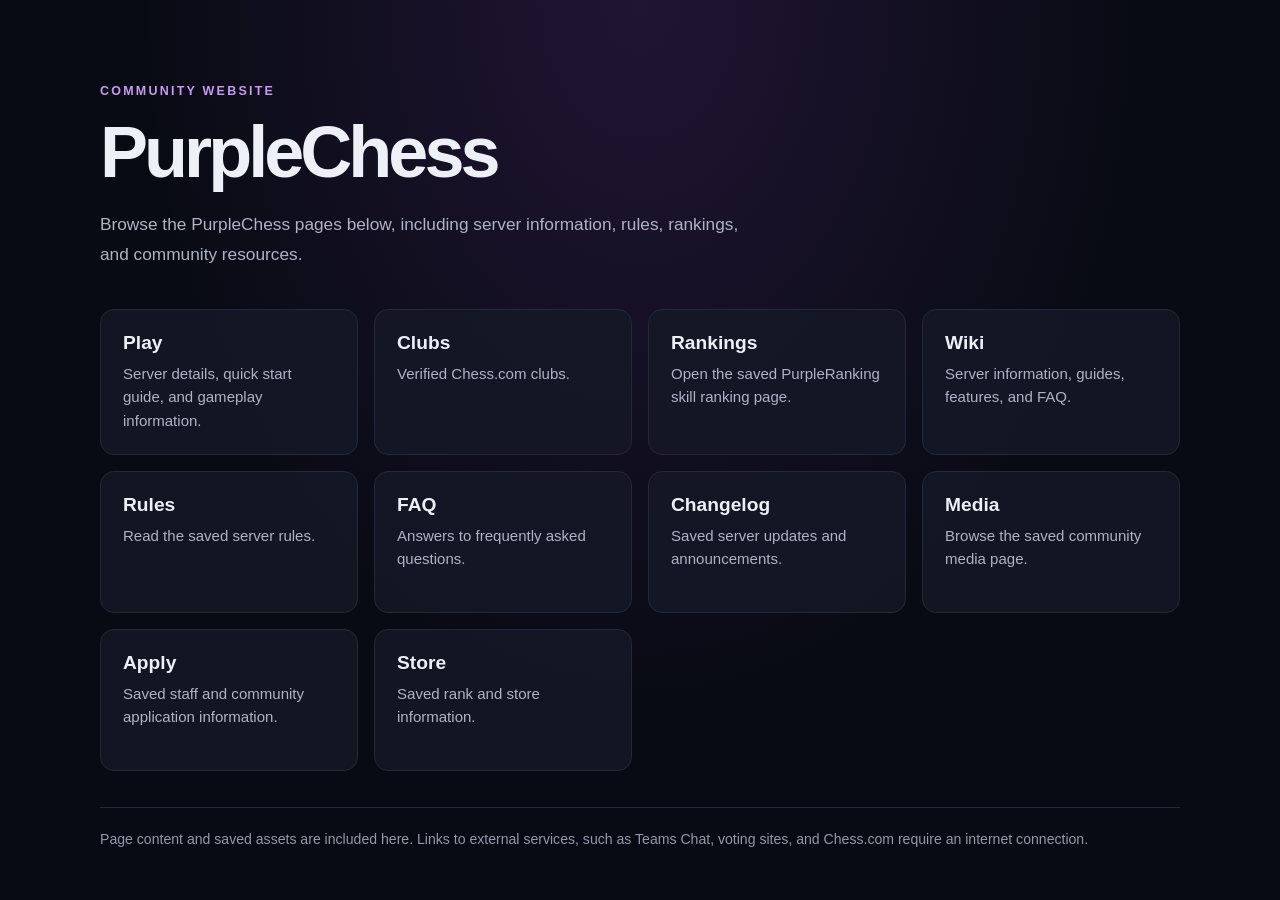
<file: index.html>
<!doctype html>
<html lang="en">
<head>
  <meta charset="utf-8">
  <meta name="viewport" content="width=device-width, initial-scale=1">
  <meta name="theme-color" content="#090b14">
  <title>PurpleChess</title>
  <style>
    :root {
      color-scheme: dark;
      font-family: Inter, "Segoe UI", Arial, sans-serif;
      background: #090b14;
      color: #eef0f8;
    }

    * { box-sizing: border-box; }

    body {
      min-height: 100vh;
      margin: 0;
      background:
        radial-gradient(ellipse at 50% 0, rgba(125, 62, 178, .2), transparent 55%),
        #090b14;
    }

    main {
      width: min(1080px, calc(100% - 40px));
      margin: 0 auto;
      padding: 72px 0 48px;
    }

    .eyebrow {
      color: #c99af3;
      font-size: .78rem;
      font-weight: 700;
      letter-spacing: .18em;
      text-transform: uppercase;
    }

    h1 {
      margin: 12px 0 10px;
      font-size: clamp(2.4rem, 7vw, 4.5rem);
      letter-spacing: -.055em;
    }

    .intro {
      max-width: 650px;
      color: #aeb3c7;
      font-size: 1.08rem;
      line-height: 1.7;
    }

    .page-grid {
      display: grid;
      grid-template-columns: repeat(auto-fit, minmax(230px, 1fr));
      gap: 16px;
      margin-top: 40px;
    }

    .page-card {
      display: block;
      min-height: 142px;
      padding: 22px;
      border: 1px solid #25283a;
      border-radius: 14px;
      background: rgba(21, 24, 39, .84);
      color: inherit;
      text-decoration: none;
      transition: border-color .2s ease, transform .2s ease, background .2s ease;
    }

    .page-card:hover,
    .page-card:focus-visible {
      transform: translateY(-3px);
      border-color: #9c67d0;
      background: #1b1e31;
      outline: none;
    }

    .page-card h2 {
      margin: 0 0 8px;
      font-size: 1.2rem;
    }

    .page-card p {
      margin: 0;
      color: #aeb3c7;
      font-size: .94rem;
      line-height: 1.55;
    }

    footer {
      margin-top: 36px;
      padding-top: 20px;
      border-top: 1px solid #25283a;
      color: #9298ad;
      font-size: .88rem;
      line-height: 1.6;
    }

    @media (max-width: 600px) {
      main { padding-top: 48px; }
      .page-grid { grid-template-columns: 1fr; }
    }
  </style>
</head>
<body>
  <main>
    <p class="eyebrow">Community website</p>
    <h1>PurpleChess</h1>
    <p class="intro">Browse the PurpleChess pages below, including server information, rules, rankings, and community resources.</p>

    <nav class="page-grid" aria-label="PurpleChess pages">
      <a class="page-card" href="./PurpleChess%20-%20Play.html">
        <h2>Play</h2>
        <p>Server details, quick start guide, and gameplay information.</p>
      </a>
      <a class="page-card" href="./PurpleChess%20-%20Vote.html">
        <h2>Clubs</h2>
        <p>Verified Chess.com clubs.</p>
      </a>
      <a class="page-card" href="./PurpleChess%20-%20Combat%20Ranking%20System.html">
        <h2>Rankings</h2>
        <p>Open the saved PurpleRanking skill ranking page.</p>
      </a>
      <a class="page-card" href="./PurpleChess%20-%20Wiki.html">
        <h2>Wiki</h2>
        <p>Server information, guides, features, and FAQ.</p>
      </a>
      <a class="page-card" href="./PurpleChess%20-%20Rules.html">
        <h2>Rules</h2>
        <p>Read the saved server rules.</p>
      </a>
      <a class="page-card" href="./PurpleChess%20-%20FAQ.html">
        <h2>FAQ</h2>
        <p>Answers to frequently asked questions.</p>
      </a>
      <a class="page-card" href="./PurpleChess%20-%20Changelog.html">
        <h2>Changelog</h2>
        <p>Saved server updates and announcements.</p>
      </a>
      <a class="page-card" href="./PurpleChess%20-%20Media.html">
        <h2>Media</h2>
        <p>Browse the saved community media page.</p>
      </a>
      <a class="page-card" href="./PurpleChess%20-%20Apply.html">
        <h2>Apply</h2>
        <p>Saved staff and community application information.</p>
      </a>
      <a class="page-card" href="./PurpleChess%20-%20Store.html">
        <h2>Store</h2>
        <p>Saved rank and store information.</p>
      </a>
    </nav>

    <footer>
      Page content and saved assets are included here. Links to external services, such as Teams Chat, voting sites, and Chess.com require an internet connection.
    </footer>
  </main>
</body>
</html>
</file>
